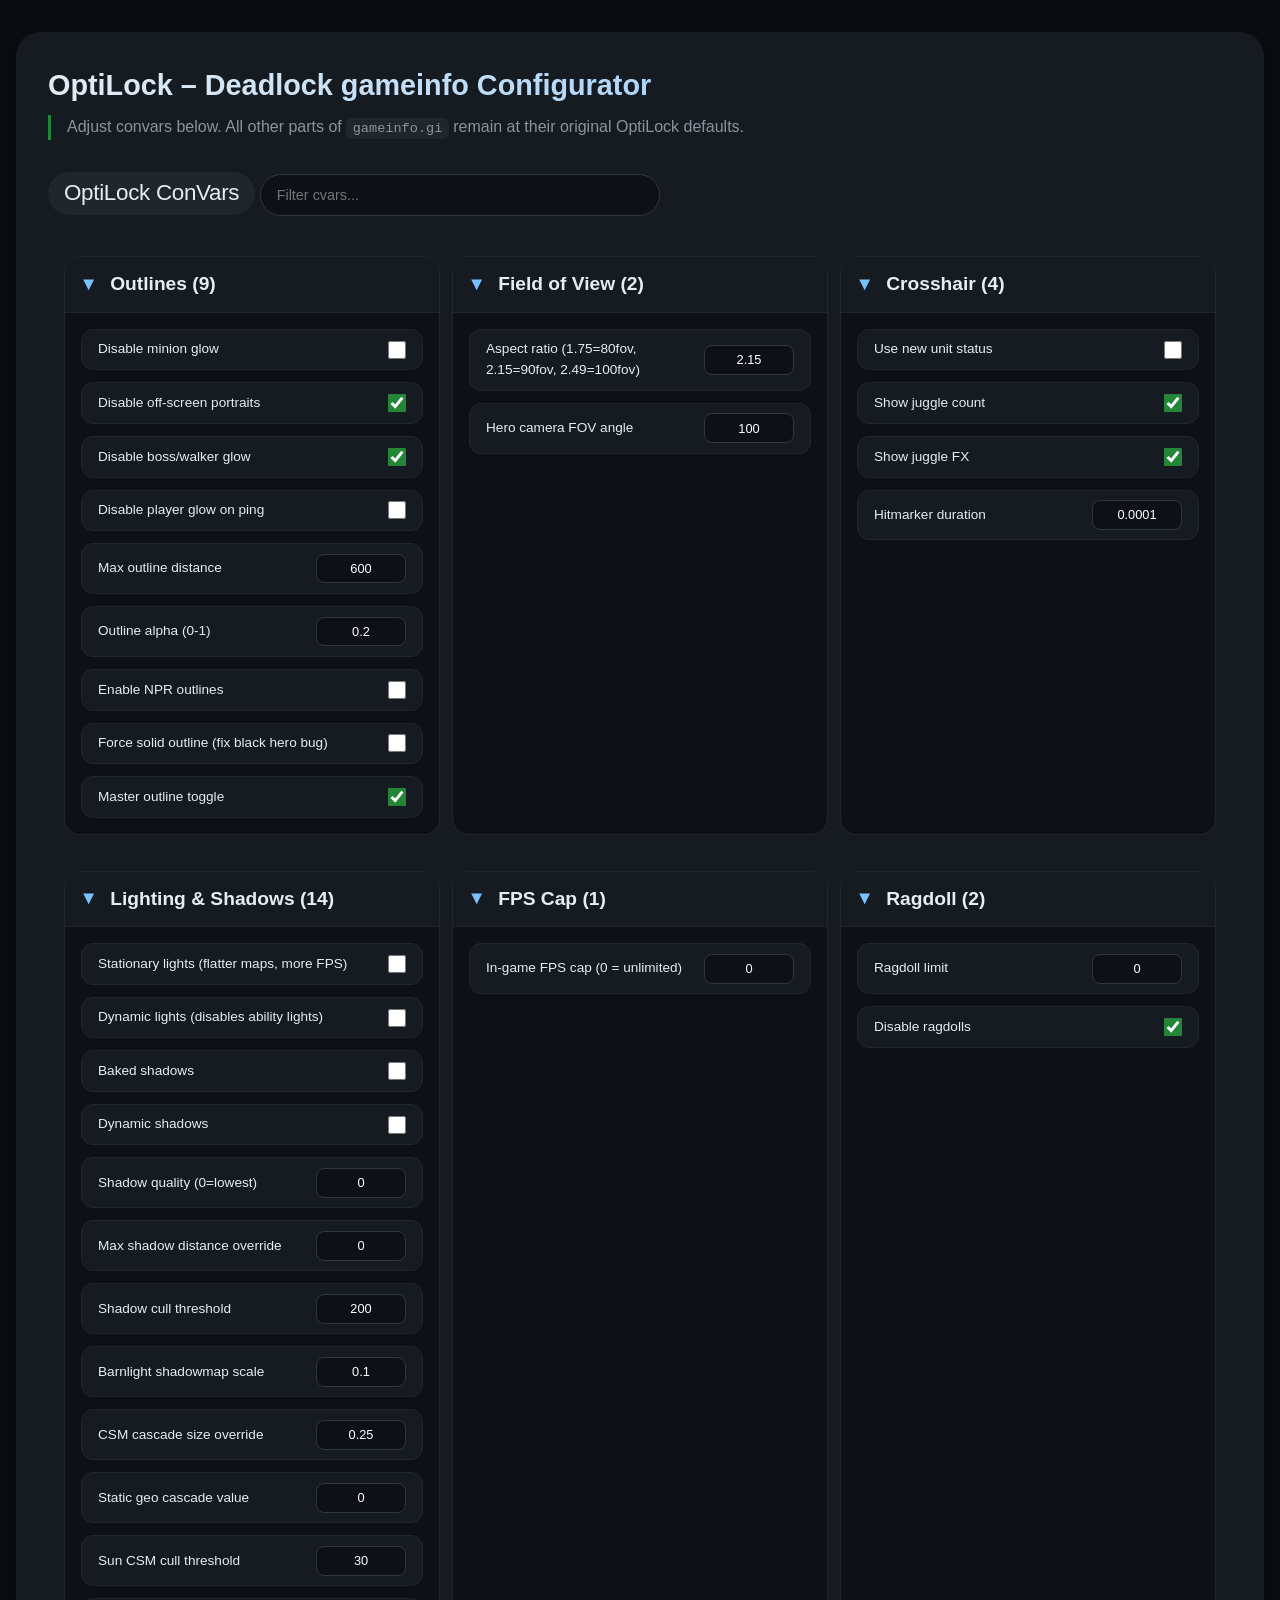
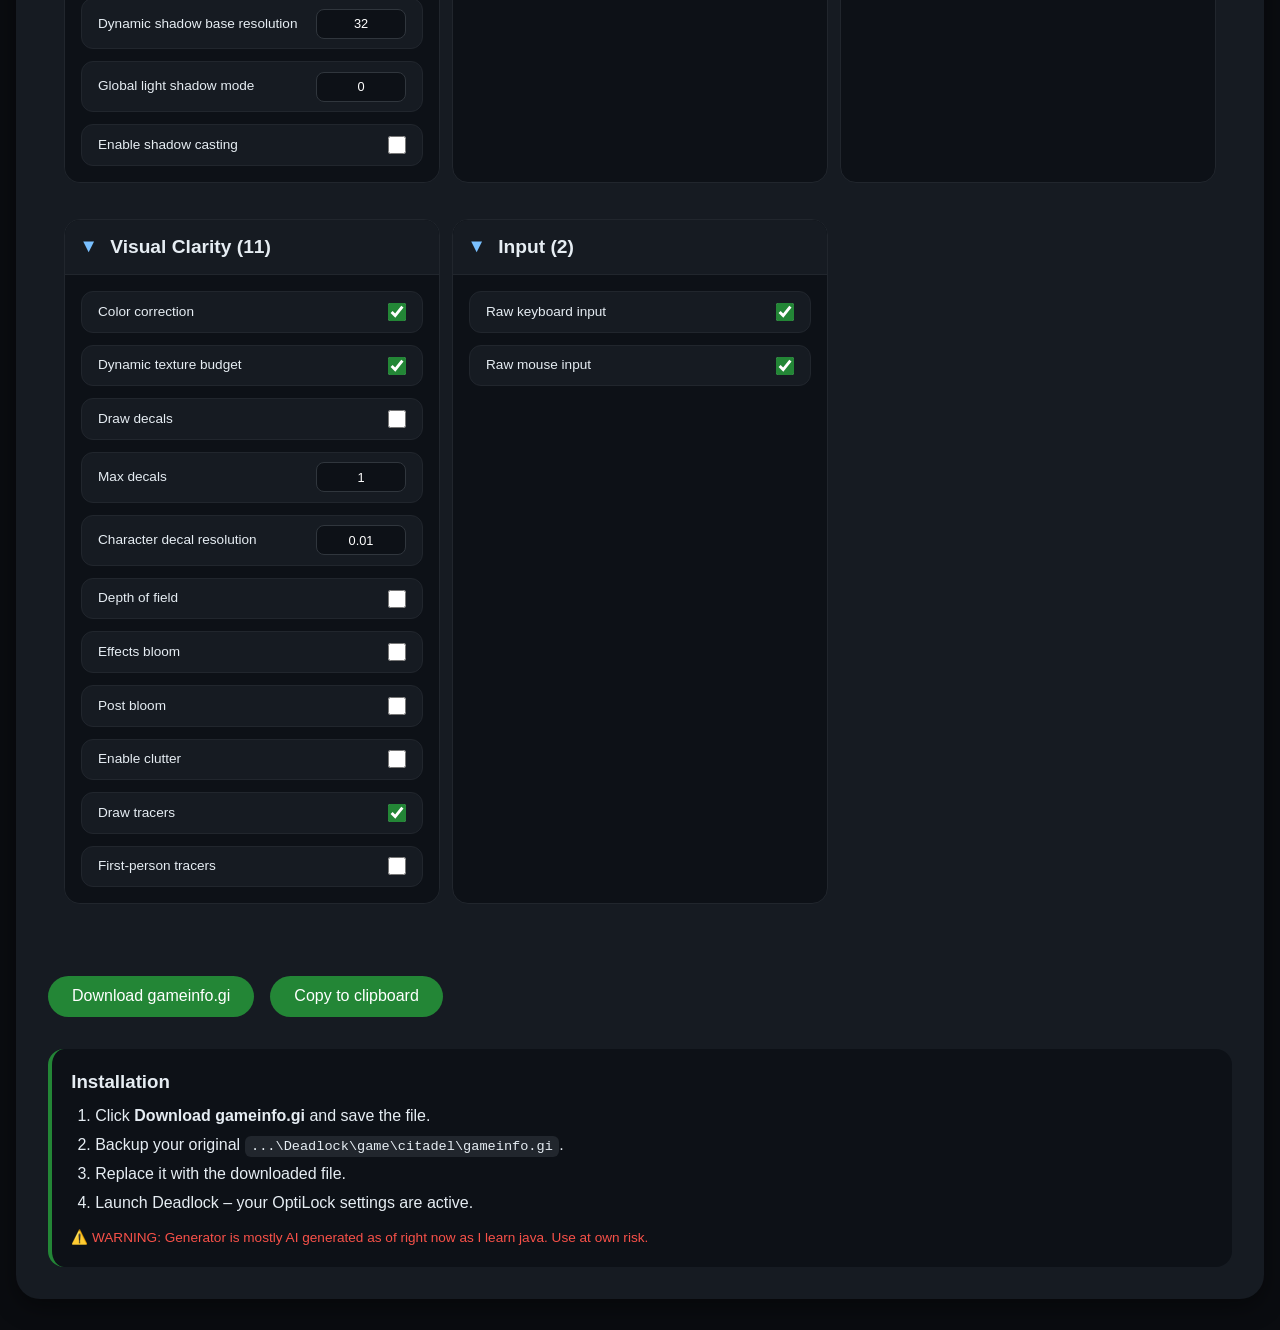
<file: DLConfigurator/Deadlock-Configurator-main/linux/index.html>
<!DOCTYPE html>
<html lang="en">
<head>
    <meta charset="UTF-8">
    <title>OptiLock – Deadlock gameinfo Configurator</title>
    <link rel="stylesheet" href="style.css">
</head>
<body>
<div class="container">
    <h1>OptiLock – Deadlock gameinfo Configurator</h1>
    <p>Adjust convars below. All other parts of <code>gameinfo.gi</code> remain at their original OptiLock defaults.</p>

    <div class="section">
        <h2>OptiLock ConVars</h2>
        <input type="text" id="cvarSearch" placeholder="Filter cvars..." class="search-box">
        <div id="cvarsContainer" class="cvars-grid"></div>
    </div>

    <div class="buttons">
        <button id="downloadBtn">Download gameinfo.gi</button>
        <button id="copyBtn">Copy to clipboard</button>
    </div>

    <div class="instructions">
        <h3>Installation</h3>
        <ol>
            <li>Click <strong>Download gameinfo.gi</strong> and save the file.</li>
            <li>Backup your original <code>...\Deadlock\game\citadel\gameinfo.gi</code>.</li>
            <li>Replace it with the downloaded file.</li>
            <li>Launch Deadlock – your OptiLock settings are active.</li>
        </ol>
        <p class="warning">⚠️ WARNING: Generator is mostly AI generated as of right now as I learn java. Use at own risk.</p>
    </div>
</div>
<script src="script.js"></script>
</body>
</html>
</file>
<file: DLConfigurator/Deadlock-Configurator-main/linux/style.css>
/* OptiLock Configurator – Clean Modern Theme */
* {
    margin: 0;
    padding: 0;
    box-sizing: border-box;
}

body {
    background: #0a0c10;
    color: #e6edf3;
    font-family: -apple-system, BlinkMacSystemFont, 'Segoe UI', 'Roboto', 'Helvetica Neue', sans-serif;
    line-height: 1.5;
    padding: 2rem 1rem;
}

.container {
    max-width: 1400px;
    margin: 0 auto;
    background: #161b22;
    border-radius: 24px;
    padding: 2rem;
    box-shadow: 0 8px 24px rgba(0,0,0,0.4);
}

h1 {
    font-size: 1.8rem;
    font-weight: 600;
    margin-bottom: 0.5rem;
    background: linear-gradient(135deg, #e6edf3, #79c0ff);
    -webkit-background-clip: text;
    background-clip: text;
    color: transparent;
}

h1 + p {
    color: #8b949e;
    margin-bottom: 2rem;
    border-left: 3px solid #238636;
    padding-left: 1rem;
}

.section {
    margin-bottom: 2rem;
}

h2 {
    font-size: 1.4rem;
    font-weight: 500;
    margin-bottom: 1rem;
    display: inline-block;
    background: #21262d;
    padding: 0.3rem 1rem;
    border-radius: 40px;
    letter-spacing: -0.3px;
}

/* Search box */
.search-box {
    width: 100%;
    max-width: 400px;
    padding: 0.75rem 1rem;
    background: #0d1117;
    border: 1px solid #30363d;
    border-radius: 40px;
    color: white;
    font-size: 0.9rem;
    margin-bottom: 1.5rem;
    transition: 0.2s;
}
.search-box:focus {
    outline: none;
    border-color: #238636;
    box-shadow: 0 0 0 2px rgba(35,134,54,0.3);
}

/* Category sections */
.category-section {
    margin-bottom: 1.5rem;
    background: #0d1117;
    border-radius: 16px;
    overflow: hidden;
    border: 1px solid #21262d;
}

.category-section details {
    background: #0d1117;
}

.category-section summary {
    font-size: 1.2rem;
    font-weight: 600;
    padding: 0.8rem 1.2rem;
    background: #161b22;
    cursor: pointer;
    user-select: none;
    list-style: none;
    display: flex;
    align-items: center;
    gap: 0.5rem;
    border-bottom: 1px solid #21262d;
}
.category-section summary::-webkit-details-marker {
    display: none;
}
.category-section summary::before {
    content: "▶";
    font-size: 0.8rem;
    transition: transform 0.2s;
    display: inline-block;
    margin-right: 0.5rem;
    color: #79c0ff;
}
.category-section details[open] summary::before {
    transform: rotate(90deg);
}
.category-section summary:hover {
    background: #1f242e;
}

/* Grid of cvars */
.cvars-grid {
    display: grid;
    grid-template-columns: repeat(auto-fill, minmax(320px, 1fr));
    gap: 0.75rem;
    padding: 1rem;
}

/* Individual cvar card */
.cvar-item {
    background: #161b22;
    border-radius: 12px;
    padding: 0.6rem 1rem;
    display: flex;
    align-items: center;
    justify-content: space-between;
    gap: 1rem;
    border: 1px solid #21262d;
    transition: 0.1s;
}
.cvar-item:hover {
    border-color: #30363d;
    background: #1a1f2a;
}

.cvar-item label {
    font-size: 0.85rem;
    font-weight: 500;
    flex: 1;
    color: #e6edf3;
    word-break: break-word;
}

.cvar-item input {
    background: #0d1117;
    border: 1px solid #30363d;
    border-radius: 8px;
    padding: 0.4rem 0.6rem;
    color: white;
    font-size: 0.8rem;
    width: 90px;
    text-align: center;
    transition: 0.1s;
}
.cvar-item input:focus {
    outline: none;
    border-color: #238636;
}
.cvar-item input[type="checkbox"] {
    width: 18px;
    height: 18px;
    cursor: pointer;
    accent-color: #238636;
}

/* Buttons */
.buttons {
    display: flex;
    gap: 1rem;
    margin: 2rem 0 1.5rem;
}
button {
    background: #238636;
    border: none;
    padding: 0.7rem 1.5rem;
    border-radius: 40px;
    font-size: 1rem;
    font-weight: 500;
    color: white;
    cursor: pointer;
    transition: 0.1s;
    display: inline-flex;
    align-items: center;
    gap: 0.5rem;
}
button:hover {
    background: #2ea043;
    transform: scale(1.02);
}
button:active {
    transform: scale(0.98);
}

/* Instructions box */
.instructions {
    background: #0d1117;
    border-radius: 16px;
    padding: 1.2rem;
    margin-top: 2rem;
    border-left: 4px solid #238636;
}
.instructions h3 {
    margin-bottom: 0.5rem;
    font-weight: 600;
}
.instructions ol {
    margin-left: 1.5rem;
    margin-top: 0.5rem;
}
.instructions li {
    margin: 0.3rem 0;
}
.warning {
    color: #f85149;
    margin-top: 0.8rem;
    font-size: 0.85rem;
}
code {
    background: #21262d;
    padding: 0.2rem 0.4rem;
    border-radius: 6px;
    font-family: 'SF Mono', 'Monaco', monospace;
    font-size: 0.85rem;
}

/* Responsive */
@media (max-width: 700px) {
    .container {
        padding: 1rem;
    }
    .cvars-grid {
        grid-template-columns: 1fr;
    }
    .cvar-item {
        flex-wrap: wrap;
    }
    .cvar-item input {
        width: 100%;
    }
}
</file>
